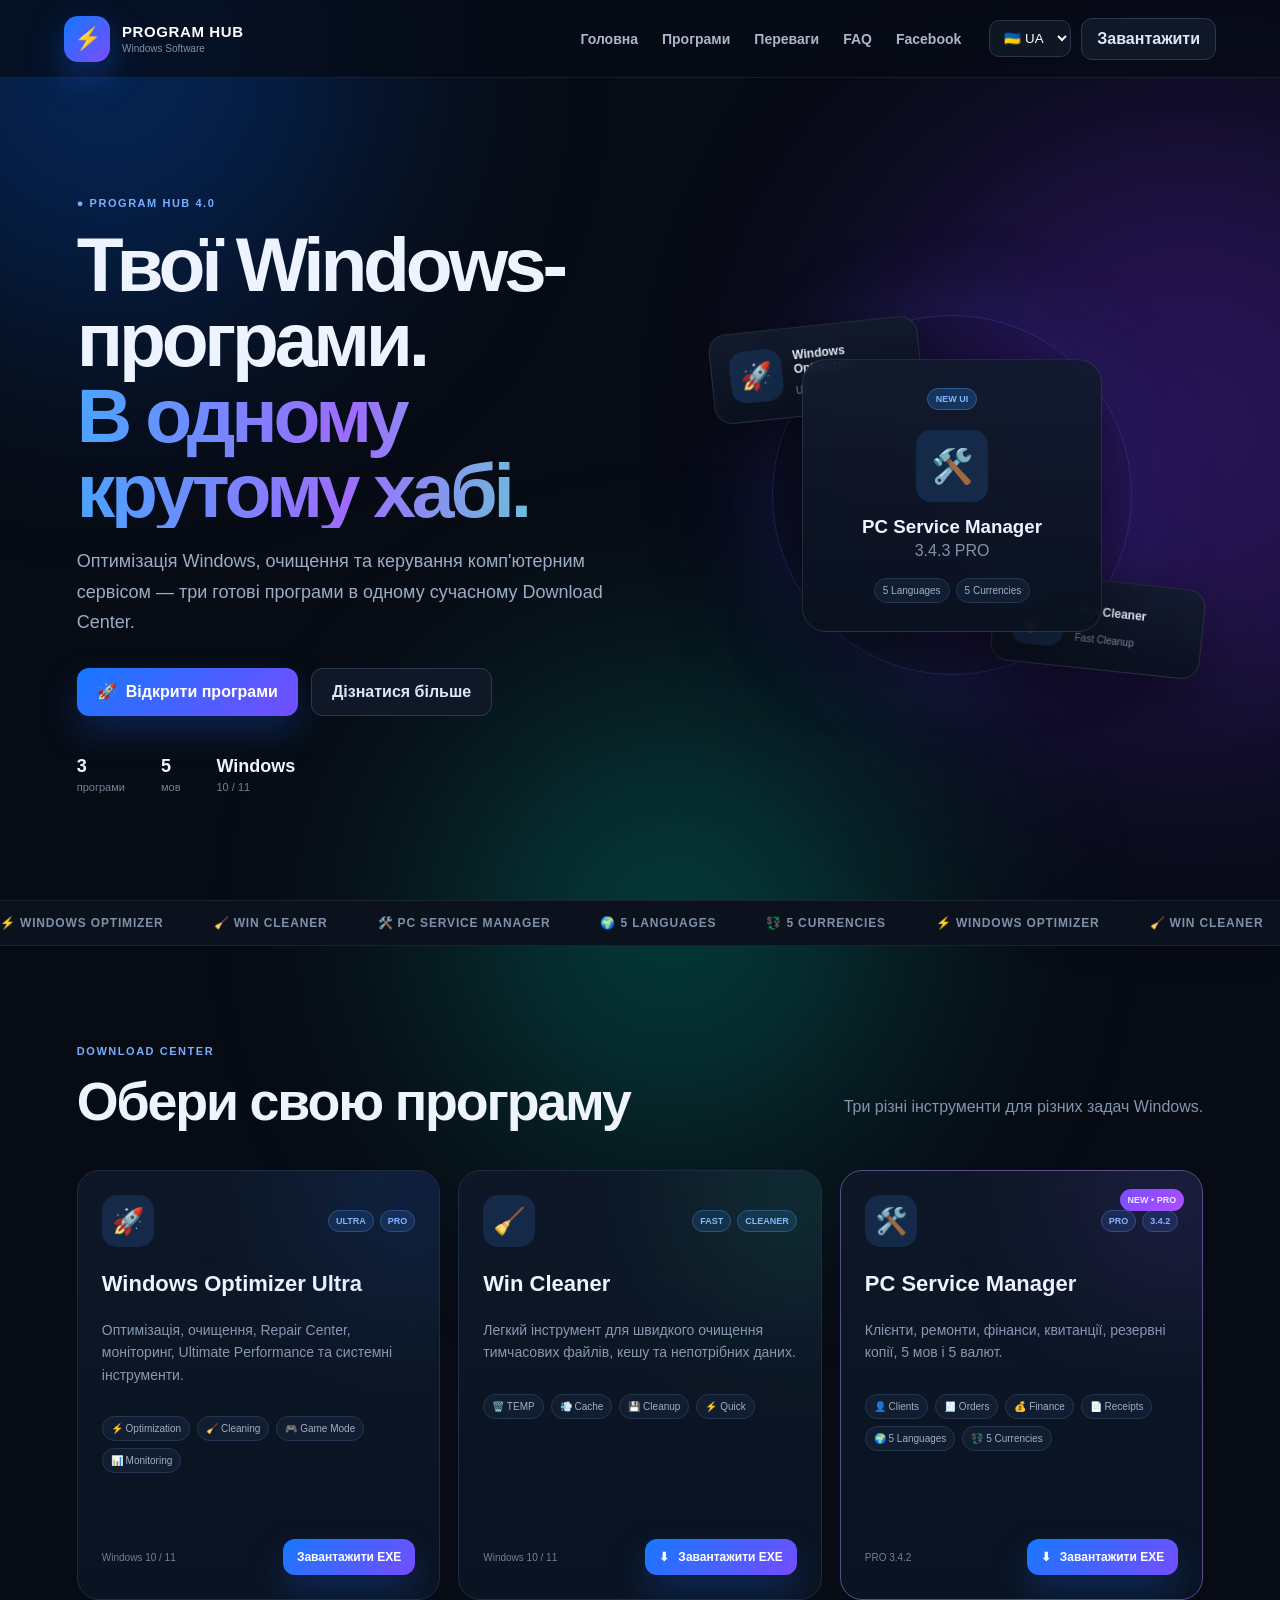
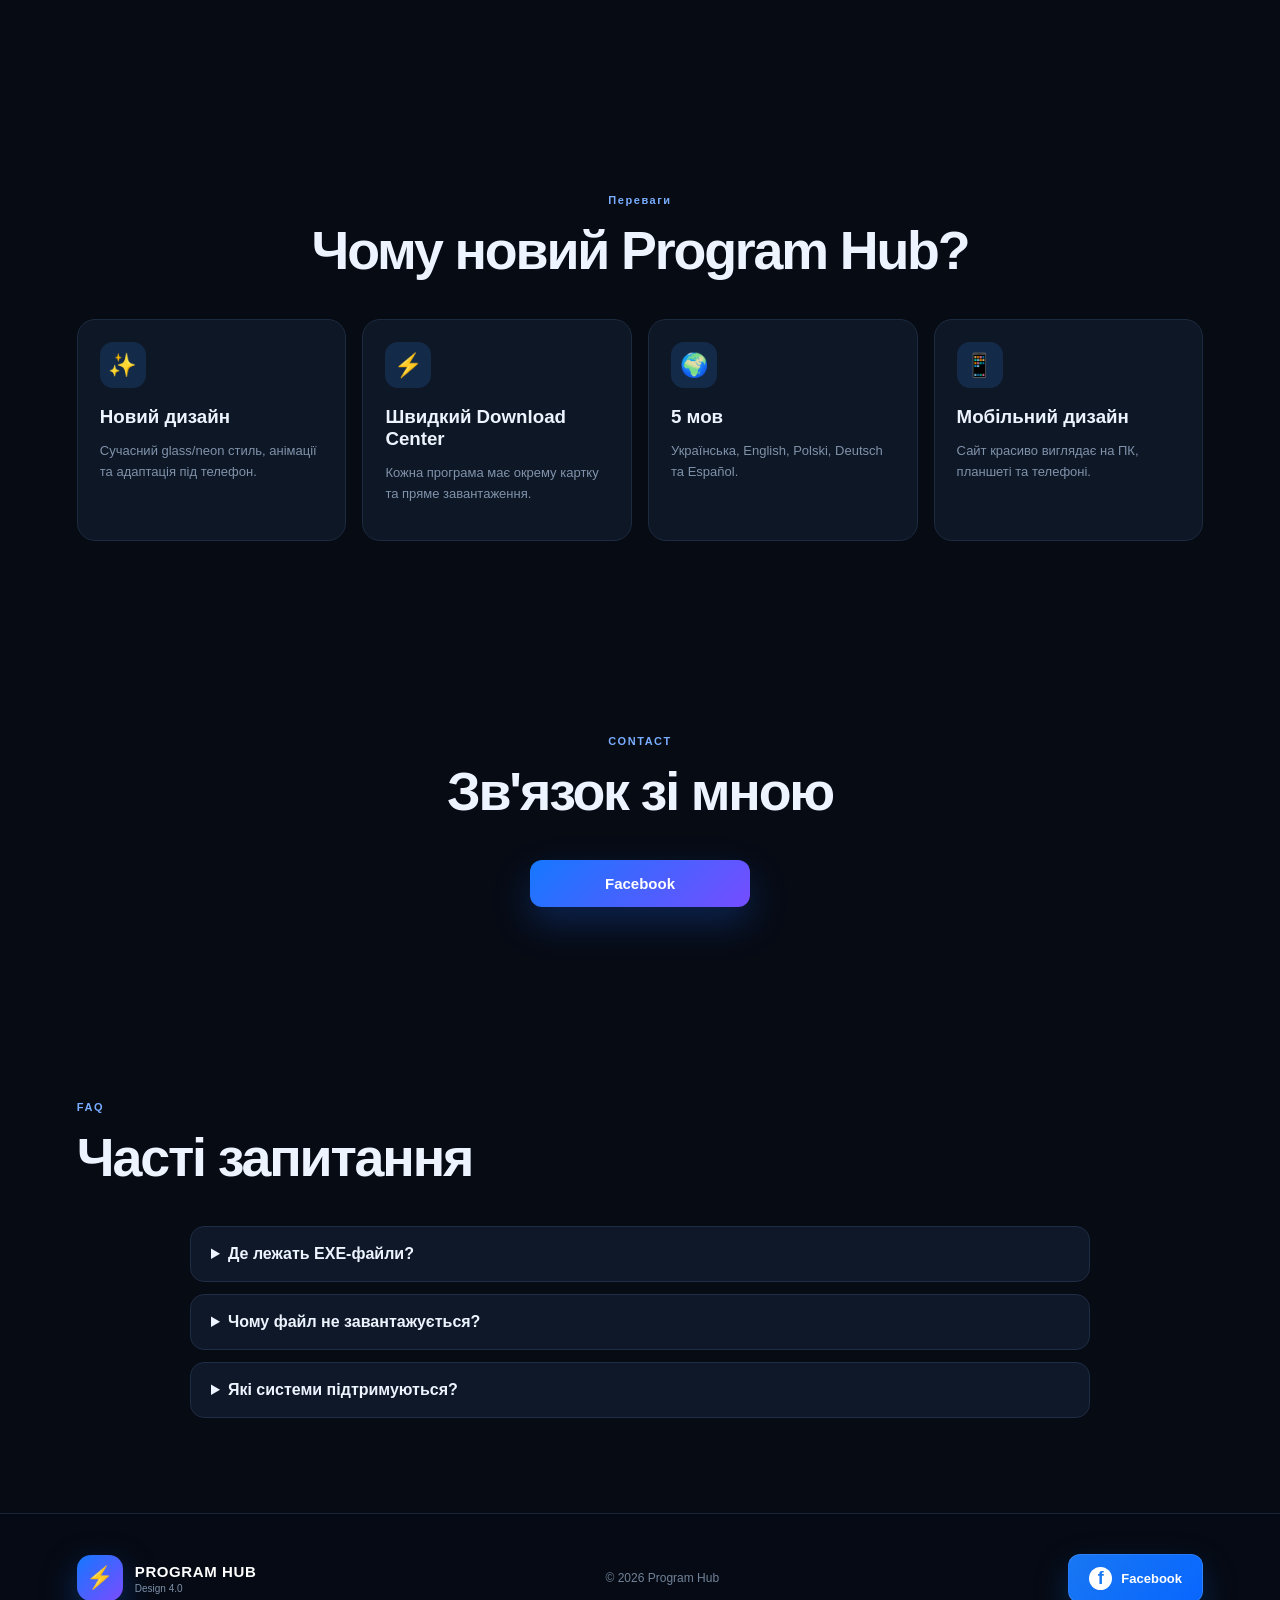
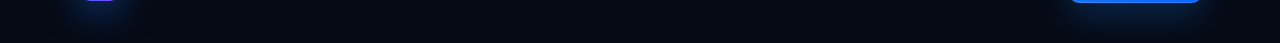
<file: index.html>
<!DOCTYPE html>
<html lang="uk">
<head>
    <meta charset="UTF-8">
    <meta name="viewport" content="width=device-width, initial-scale=1.0">
    <meta name="theme-color" content="#070b14">

    <meta
        name="description"
        content="Program Hub — Windows Optimizer Ultra, Win Cleaner та PC Service Manager."
    >

    <title>Program Hub 4.0</title>

    <link rel="stylesheet" href="style.css">
</head>

<body>

    <!-- BACKGROUND -->
    <div class="noise"></div>
    <div class="aurora aurora-1"></div>
    <div class="aurora aurora-2"></div>
    <div class="aurora aurora-3"></div>

    <!-- HEADER -->
    <header class="topbar">

        <a class="brand" href="#home">

            <div class="brand-mark">
                ⚡
            </div>

            <div>
                <strong>PROGRAM HUB</strong>

                <span data-i18n="brandSub">
                    Windows Software
                </span>
            </div>

        </a>

        <nav class="nav">

            <a href="#home" data-i18n="home">
                Головна
            </a>

            <a href="#apps" data-i18n="apps">
                Програми
            </a>

            <a href="#why" data-i18n="why">
                Переваги
            </a>

            <a href="#faq">
                FAQ
            </a>

            <a
                href="https://www.facebook.com/profile.php?id=100089226251498"
                target="_blank"
                rel="noopener noreferrer"
            >
                Facebook
            </a>

        </nav>

        <div class="top-actions">

            <select
                id="languageSelect"
                class="language-select"
                aria-label="Language"
            >
                <option value="uk">🇺🇦 UA</option>
                <option value="en">🇬🇧 EN</option>
                <option value="pl">🇵🇱 PL</option>
                <option value="de">🇩🇪 DE</option>
                <option value="es">🇪🇸 ES</option>
            </select>

            <a
                class="ghost-btn"
                href="#apps"
                data-i18n="download"
            >
                Завантажити
            </a>

        </div>

    </header>


    <main>

        <!-- HERO -->
        <section id="home" class="hero reveal">

            <div class="hero-copy">

                <div class="eyebrow">
                    ● PROGRAM HUB 4.0
                </div>

                <h1>

                    <span data-i18n="hero1">
                        Твої Windows-програми.
                    </span>

                    <span
                        class="gradient-title"
                        data-i18n="hero2"
                    >
                        В одному крутому хабі.
                    </span>

                </h1>

                <p data-i18n="heroText">
                    Оптимізація Windows, очищення та керування
                    комп'ютерним сервісом — три готові програми
                    в одному сучасному Download Center.
                </p>

                <div class="hero-actions">

                    <a
                        class="primary-btn"
                        href="#apps"
                    >
                        🚀

                        <span data-i18n="openApps">
                            Відкрити програми
                        </span>
                    </a>

                    <a
                        class="secondary-btn"
                        href="#why"
                        data-i18n="learnMore"
                    >
                        Дізнатися більше
                    </a>

                </div>

                <div class="hero-meta">

                    <div>
                        <strong>3</strong>

                        <span data-i18n="programsCount">
                            програми
                        </span>
                    </div>

                    <div>
                        <strong>5</strong>

                        <span data-i18n="langsCount">
                            мов
                        </span>
                    </div>

                    <div>
                        <strong>Windows</strong>
                        <span>10 / 11</span>
                    </div>

                </div>

            </div>


            <!-- HERO VISUAL -->
            <div class="hero-stage">

                <div class="orbital-card main-card">

                    <div class="app-badge">
                        NEW UI
                    </div>

                    <div class="app-icon xl">
                        🛠️
                    </div>

                    <h3>
                        PC Service Manager
                    </h3>

                    <p>
                        3.4.3 PRO
                    </p>

                    <div class="mini-pills">

                        <span>
                            5 Languages
                        </span>

                        <span>
                            5 Currencies
                        </span>

                    </div>

                </div>


                <div class="orbital-card small-card card-left">

                    <div class="app-icon">
                        🚀
                    </div>

                    <strong>
                        Windows Optimizer
                    </strong>

                    <span>
                        Ultra
                    </span>

                </div>


                <div class="orbital-card small-card card-right">

                    <div class="app-icon">
                        🧹
                    </div>

                    <strong>
                        Win Cleaner
                    </strong>

                    <span>
                        Fast Cleanup
                    </span>

                </div>

                <div class="glow-ring"></div>

            </div>

        </section>


        <!-- TICKER -->
        <section class="ticker">

            <div class="ticker-track">

                <span>⚡ WINDOWS OPTIMIZER</span>
                <span>🧹 WIN CLEANER</span>
                <span>🛠️ PC SERVICE MANAGER</span>
                <span>🌍 5 LANGUAGES</span>
                <span>💱 5 CURRENCIES</span>

                <span>⚡ WINDOWS OPTIMIZER</span>
                <span>🧹 WIN CLEANER</span>
                <span>🛠️ PC SERVICE MANAGER</span>

            </div>

        </section>


        <!-- PROGRAMS -->
        <section id="apps" class="section reveal">

            <div class="section-head">

                <div>

                    <span
                        class="eyebrow"
                        data-i18n="downloadCenter"
                    >
                        DOWNLOAD CENTER
                    </span>

                    <h2 data-i18n="chooseApp">
                        Обери свою програму
                    </h2>

                </div>

                <p data-i18n="appsIntro">
                    Три різні інструменти
                    для різних задач Windows.
                </p>

            </div>


            <div class="app-grid">


                <!-- WINDOWS OPTIMIZER -->
                <article class="app-card optimizer-card">

                    <div class="card-glow"></div>

                    <div class="card-header">

                        <div class="app-icon">
                            🚀
                        </div>

                        <div class="badges">

                            <span>
                                ULTRA
                            </span>

                            <span>
                                PRO
                            </span>

                        </div>

                    </div>

                    <h3>
                        Windows Optimizer Ultra
                    </h3>

                    <p data-i18n="optimizerText">
                        Оптимізація, очищення,
                        Repair Center, моніторинг,
                        Ultimate Performance
                        та системні інструменти.
                    </p>

                    <div class="feature-pills">

                        <span>
                            ⚡ Optimization
                        </span>

                        <span>
                            🧹 Cleaning
                        </span>

                        <span>
                            🎮 Game Mode
                        </span>

                        <span>
                            📊 Monitoring
                        </span>

                    </div>

                    <div class="card-footer">

                        <span>
                            Windows 10 / 11
                        </span>

                        <!--
                            ВАЖЛИВО:
                            якщо EXE називається інакше,
                            зміни href нижче.
                        -->

                 <a
    href="./Windows_Optimizer_Ultra_6_2_1.exe"
    class="download-btn"
    download="Windows_Optimizer_Ultra_6_2_1.exe"
>

                            <span data-i18n="downloadExe">
                                Завантажити EXE
                            </span>
                        </a>

                    </div>

                </article>


                <!-- WIN CLEANER -->
                <article class="app-card cleaner-card">

                    <div class="card-glow"></div>

                    <div class="card-header">

                        <div class="app-icon">
                            🧹
                        </div>

                        <div class="badges">

                            <span>
                                FAST
                            </span>

                            <span>
                                CLEANER
                            </span>

                        </div>

                    </div>

                    <h3>
                        Win Cleaner
                    </h3>

                    <p data-i18n="cleanerText">
                        Легкий інструмент для
                        швидкого очищення тимчасових
                        файлів, кешу та непотрібних даних.
                    </p>

                    <div class="feature-pills">

                        <span>
                            🗑️ TEMP
                        </span>

                        <span>
                            💨 Cache
                        </span>

                        <span>
                            💾 Cleanup
                        </span>

                        <span>
                            ⚡ Quick
                        </span>

                    </div>

                    <div class="card-footer">

                        <span>
                            Windows 10 / 11
                        </span>

                        <a
                            href="win_cleaner.exe"
                            class="download-btn"
                            download
                        >
                            ⬇

                            <span data-i18n="downloadExe">
                                Завантажити EXE
                            </span>
                        </a>

                    </div>

                </article>


                <!-- PC SERVICE MANAGER -->
                <article class="app-card service-card featured">

                    <div class="featured-ribbon">
                        NEW • PRO
                    </div>

                    <div class="card-glow"></div>

                    <div class="card-header">

                        <div class="app-icon">
                            🛠️
                        </div>

                        <div class="badges">

                            <span>
                                PRO
                            </span>

                            <span>
                                3.4.2
                            </span>

                        </div>

                    </div>

                    <h3>
                        PC Service Manager
                    </h3>

                    <p data-i18n="serviceText">
                        Клієнти, ремонти, фінанси,
                        квитанції, резервні копії,
                        5 мов і 5 валют.
                    </p>

                    <div class="feature-pills">

                        <span>
                            👤 Clients
                        </span>

                        <span>
                            🧾 Orders
                        </span>

                        <span>
                            💰 Finance
                        </span>

                        <span>
                            📄 Receipts
                        </span>

                        <span>
                            🌍 5 Languages
                        </span>

                        <span>
                            💱 5 Currencies
                        </span>

                    </div>

                    <div class="card-footer">

                        <span>
                            PRO 3.4.2
                        </span>

                        <a
                            href="./PC_Service_Manager_3.4.2_PRO.exe"
                            class="download-btn"
                            download="PC_Service_Manager_3.4.2_PRO.exe"
                        >
                            ⬇

                            <span data-i18n="downloadExe">
                                Завантажити EXE
                            </span>
                        </a>

                    </div>

                </article>

            </div>

        </section>


        <!-- WHY -->
        <section id="why" class="section reveal">

            <div class="section-head centered">

                <div>

                    <span
                        class="eyebrow"
                        data-i18n="why"
                    >
                        ПЕРЕВАГИ
                    </span>

                    <h2 data-i18n="whyTitle">
                        Чому новий Program Hub?
                    </h2>

                </div>

            </div>


            <div class="why-grid">

                <article>

                    <div class="why-icon">
                        ✨
                    </div>

                    <h3 data-i18n="w1">
                        Новий дизайн
                    </h3>

                    <p data-i18n="w1t">
                        Сучасний glass/neon стиль,
                        анімації та адаптація під телефон.
                    </p>

                </article>


                <article>

                    <div class="why-icon">
                        ⚡
                    </div>

                    <h3 data-i18n="w2">
                        Швидкий Download Center
                    </h3>

                    <p data-i18n="w2t">
                        Кожна програма має окрему
                        картку та пряме завантаження.
                    </p>

                </article>


                <article>

                    <div class="why-icon">
                        🌍
                    </div>

                    <h3 data-i18n="w3">
                        5 мов
                    </h3>

                    <p data-i18n="w3t">
                        Українська, English,
                        Polski, Deutsch та Español.
                    </p>

                </article>


                <article>

                    <div class="why-icon">
                        📱
                    </div>

                    <h3 data-i18n="w4">
                        Мобільний дизайн
                    </h3>

                    <p data-i18n="w4t">
                        Сайт красиво виглядає
                        на ПК, планшеті та телефоні.
                    </p>

                </article>

            </div>

        </section>


        <!-- CONTACT / FACEBOOK -->
        <section id="contact" class="section reveal">

            <div class="section-head centered">

                <div>

                    <span class="eyebrow">
                        CONTACT
                    </span>

                    <h2>
                        Зв'язок зі мною
                    </h2>

                </div>

            </div>


            <div style="text-align:center;">

                <a
                    href="https://www.facebook.com/profile.php?id=100089226251498"
                    target="_blank"
                    rel="noopener noreferrer"
                    class="primary-btn"
                >
                    Facebook
                </a>

            </div>

        </section>


        <!-- FAQ -->
        <section id="faq" class="section reveal">

            <div class="section-head">

                <div>

                    <span class="eyebrow">
                        FAQ
                    </span>

                    <h2 data-i18n="faqTitle">
                        Часті запитання
                    </h2>

                </div>

            </div>


            <div class="faq-list">

                <details>

                    <summary data-i18n="q1">
                        Де лежать EXE-файли?
                    </summary>

                    <p data-i18n="a1">
                        Поруч із index.html
                        у корені GitHub Pages.
                    </p>

                </details>


                <details>

                    <summary data-i18n="q2">
                        Чому файл не завантажується?
                    </summary>

                    <p data-i18n="a2">
                        Перевір точну назву файла
                        в GitHub і значення href
                        у кнопці.
                    </p>

                </details>


                <details>

                    <summary data-i18n="q3">
                        Які системи підтримуються?
                    </summary>

                    <p data-i18n="a3">
                        Windows 10 та Windows 11.
                    </p>

                </details>

            </div>

        </section>

    </main>


    <!-- FOOTER -->
    <footer>

        <div class="brand">

            <div class="brand-mark">
                ⚡
            </div>

            <div>

                <strong>
                    PROGRAM HUB
                </strong>

                <span>
                    Design 4.0
                </span>

            </div>

        </div>


        <p>
            © 2026 Program Hub
        </p>


        <a
            href="https://www.facebook.com/profile.php?id=100089226251498"
            target="_blank"
            rel="noopener noreferrer"
            class="facebook-btn"
        >
            Facebook
        </a>

    </footer>


    <script src="script.js"></script>

</body>
</html>
</file>
<file: style.css>
/* =========================================================
   PROGRAM HUB 4.0
   FULL STYLE.CSS
   ========================================================= */

* {
    box-sizing: border-box;
}

html {
    scroll-behavior: smooth;
}

body {
    margin: 0;
    background: #070b14;
    color: #eef4ff;
    font-family: Inter, "Segoe UI", Arial, sans-serif;
    overflow-x: hidden;
}

/* =========================================================
   BACKGROUND
   ========================================================= */

.noise {
    position: fixed;
    inset: 0;
    pointer-events: none;
    z-index: -2;

    background-image:
        radial-gradient(
            rgba(255, 255, 255, 0.035) 1px,
            transparent 1px
        );

    background-size: 4px 4px;
    opacity: 0.22;
}

.aurora {
    position: fixed;
    border-radius: 50%;
    filter: blur(130px);
    opacity: 0.28;
    z-index: -3;
    pointer-events: none;
}

.aurora-1 {
    width: 520px;
    height: 520px;
    background: #006aff;
    top: -190px;
    left: -150px;
}

.aurora-2 {
    width: 620px;
    height: 620px;
    background: #7b2cff;
    right: -220px;
    top: 120px;
}

.aurora-3 {
    width: 450px;
    height: 450px;
    background: #00c6a7;
    left: 35%;
    bottom: -250px;
}

/* =========================================================
   HEADER
   ========================================================= */

.topbar {
    height: 78px;

    position: sticky;
    top: 0;
    z-index: 50;

    display: flex;
    align-items: center;
    gap: 28px;

    padding: 0 5vw;

    background: rgba(7, 11, 20, 0.7);
    backdrop-filter: blur(20px);

    border-bottom: 1px solid rgba(255, 255, 255, 0.08);

    transition: 0.2s;
}

.topbar.scrolled {
    box-shadow: 0 16px 40px rgba(0, 0, 0, 0.3);
}

/* =========================================================
   LOGO
   ========================================================= */

.brand {
    display: flex;
    align-items: center;
    gap: 12px;

    color: #fff;
    text-decoration: none;
}

.brand-mark {
    width: 46px;
    height: 46px;

    border-radius: 14px;

    display: grid;
    place-items: center;

    background:
        linear-gradient(
            135deg,
            #1477ff,
            #7b4cff
        );

    box-shadow:
        0 14px 36px rgba(22, 112, 255, 0.35);

    font-size: 22px;
}

.brand strong,
.brand span {
    display: block;
}

.brand strong {
    font-size: 15px;
    letter-spacing: 0.04em;
}

.brand span {
    font-size: 10px;
    color: #7f91a9;
    margin-top: 3px;
}

/* =========================================================
   NAVIGATION
   ========================================================= */

.nav {
    margin-left: auto;

    display: flex;
    align-items: center;

    gap: 24px;
}

.nav a {
    position: relative;

    color: #aab7ca;

    text-decoration: none;

    font-size: 14px;
    font-weight: 700;

    transition: 0.2s;
}

.nav a::after {
    content: "";

    position: absolute;

    left: 0;
    right: 0;
    bottom: -8px;

    height: 2px;

    background:
        linear-gradient(
            90deg,
            #1678ff,
            #754dff
        );

    transform: scaleX(0);

    transition: transform 0.2s;
}

.nav a:hover {
    color: #fff;
}

.nav a:hover::after {
    transform: scaleX(1);
}

/* =========================================================
   TOP ACTIONS
   ========================================================= */

.top-actions {
    display: flex;
    align-items: center;
    gap: 10px;
}

.language-select {
    background: #101724;
    color: #fff;

    border: 1px solid #29364b;
    border-radius: 10px;

    padding: 9px 10px;

    outline: none;

    cursor: pointer;
}

.language-select:hover {
    border-color: #41618e;
}

.ghost-btn,
.secondary-btn {
    border: 1px solid #2a3951;

    background: #101827;
    color: #dbe8fb;

    text-decoration: none;

    border-radius: 11px;

    padding: 11px 15px;

    font-weight: 800;

    transition: 0.2s;
}

.ghost-btn:hover,
.secondary-btn:hover {
    background: #162238;
    border-color: #3c5679;

    transform: translateY(-2px);
}

/* =========================================================
   HERO
   ========================================================= */

.hero {
    min-height: calc(100vh - 78px);

    display: grid;

    grid-template-columns:
        1.04fr
        0.96fr;

    gap: 80px;

    align-items: center;

    padding:
        82px
        6vw
        70px;
}

.eyebrow {
    font-size: 11px;
    font-weight: 900;

    letter-spacing: 0.14em;

    color: #78adff;
}

.hero h1 {
    font-size: clamp(
        48px,
        6vw,
        86px
    );

    line-height: 0.98;

    letter-spacing: -0.055em;

    margin: 18px 0;
}

.hero h1 span {
    display: block;
}

.gradient-title {
    background:
        linear-gradient(
            90deg,
            #4ba4ff,
            #9d6cff,
            #55e7c8
        );

    background-clip: text;
    -webkit-background-clip: text;

    color: transparent;
}

.hero-copy > p {
    max-width: 720px;

    color: #9badc5;

    font-size: 18px;
    line-height: 1.7;
}

/* =========================================================
   HERO BUTTONS
   ========================================================= */

.hero-actions {
    display: flex;

    gap: 13px;

    flex-wrap: wrap;

    margin-top: 30px;
}

.primary-btn,
.download-btn {
    display: inline-flex;

    align-items: center;
    justify-content: center;

    gap: 9px;

    text-decoration: none;

    color: #fff;

    font-weight: 850;

    background:
        linear-gradient(
            135deg,
            #1678ff,
            #754dff
        );

    border-radius: 12px;

    padding: 14px 20px;

    box-shadow:
        0 16px 36px rgba(28, 108, 255, 0.25);

    transition:
        transform 0.2s,
        box-shadow 0.2s,
        filter 0.2s;
}

.primary-btn:hover,
.download-btn:hover {
    transform: translateY(-2px);

    box-shadow:
        0 18px 42px rgba(28, 108, 255, 0.38);

    filter: brightness(1.08);
}

.primary-btn:active,
.download-btn:active {
    transform: translateY(0);
}

.secondary-btn {
    padding: 14px 20px;
}

/* =========================================================
   HERO META
   ========================================================= */

.hero-meta {
    display: flex;

    gap: 36px;

    margin-top: 40px;
}

.hero-meta div {
    display: flex;

    flex-direction: column;

    gap: 4px;
}

.hero-meta strong {
    font-size: 18px;
}

.hero-meta span {
    font-size: 11px;

    color: #71839b;
}

/* =========================================================
   HERO VISUAL
   ========================================================= */

.hero-stage {
    position: relative;

    height: 520px;

    display: grid;

    place-items: center;
}

.glow-ring {
    position: absolute;

    width: 360px;
    height: 360px;

    border-radius: 50%;

    border:
        1px solid rgba(105, 137, 255, 0.22);

    box-shadow:
        0 0 100px rgba(75, 88, 255, 0.18),
        inset 0 0 70px rgba(78, 84, 255, 0.08);

    animation:
        ringPulse 4s ease-in-out infinite;
}

@keyframes ringPulse {

    0%,
    100% {
        transform: scale(1);
        opacity: 0.75;
    }

    50% {
        transform: scale(1.05);
        opacity: 1;
    }
}

/* =========================================================
   ORBITAL CARDS
   ========================================================= */

.orbital-card {
    position: absolute;

    background:
        linear-gradient(
            180deg,
            rgba(18, 27, 45, 0.92),
            rgba(10, 17, 30, 0.95)
        );

    border:
        1px solid rgba(255, 255, 255, 0.1);

    backdrop-filter: blur(18px);

    box-shadow:
        0 28px 70px rgba(0, 0, 0, 0.42);
}

.main-card {
    z-index: 3;

    width: 300px;

    padding: 28px;

    border-radius: 24px;

    text-align: center;

    animation:
        floatMain 5s ease-in-out infinite;
}

@keyframes floatMain {

    0%,
    100% {
        transform: translateY(0);
    }

    50% {
        transform: translateY(-10px);
    }
}

.app-badge {
    display: inline-block;

    background: #17345e;
    color: #82b4ff;

    border: 1px solid #31598c;

    font-size: 9px;
    font-weight: 900;

    padding: 5px 8px;

    border-radius: 999px;
}

/* =========================================================
   APP ICON
   ========================================================= */

.app-icon {
    width: 52px;
    height: 52px;

    border-radius: 15px;

    display: grid;

    place-items: center;

    background: #142a48;

    font-size: 26px;
}

.app-icon.xl {
    width: 72px;
    height: 72px;

    margin:
        20px
        auto
        14px;

    font-size: 34px;
}

.main-card h3 {
    margin: 0 0 4px;
}

.main-card p {
    margin: 0;

    color: #8192aa;
}

/* =========================================================
   PILLS
   ========================================================= */

.mini-pills {
    display: flex;

    gap: 6px;

    justify-content: center;

    flex-wrap: wrap;

    margin-top: 18px;
}

.mini-pills span,
.feature-pills span {
    font-size: 10px;

    color: #9db0c9;

    background: #111d30;

    border:
        1px solid #243650;

    padding: 6px 8px;

    border-radius: 999px;
}

/* =========================================================
   SMALL HERO CARDS
   ========================================================= */

.small-card {
    z-index: 2;

    width: 210px;

    padding: 18px;

    border-radius: 18px;

    display: grid;

    grid-template-columns:
        auto
        1fr;

    gap:
        4px
        12px;

    align-items: center;
}

.small-card .app-icon {
    grid-row: 1 / 3;
}

.small-card strong {
    font-size: 12px;
}

.small-card span {
    font-size: 10px;

    color: #8192a8;
}

.card-left {
    left: 2%;
    top: 90px;

    transform: rotate(-6deg);
}

.card-right {
    right: 0;
    bottom: 85px;

    transform: rotate(6deg);
}

/* =========================================================
   TICKER
   ========================================================= */

.ticker {
    overflow: hidden;

    border-top:
        1px solid rgba(255, 255, 255, 0.07);

    border-bottom:
        1px solid rgba(255, 255, 255, 0.07);

    background: #0b111d;
}

.ticker-track {
    display: flex;

    gap: 50px;

    width: max-content;

    padding: 15px 0;

    animation:
        ticker 24s linear infinite;

    color: #7f90a8;

    font-size: 12px;
    font-weight: 800;

    letter-spacing: 0.07em;
}

@keyframes ticker {

    to {
        transform: translateX(-50%);
    }

}

/* =========================================================
   SECTIONS
   ========================================================= */

.section {
    padding:
        95px
        6vw;
}

.section-head {
    display: flex;

    justify-content: space-between;

    gap: 30px;

    align-items: end;

    margin-bottom: 38px;
}

.section-head.centered {
    justify-content: center;

    text-align: center;
}

.section-head h2 {
    font-size:
        clamp(
            36px,
            4.2vw,
            54px
        );

    letter-spacing: -0.04em;

    margin: 11px 0 0;
}

.section-head p {
    max-width: 440px;

    color: #8395ad;
}

/* =========================================================
   APP GRID
   ========================================================= */

.app-grid {
    display: grid;

    grid-template-columns:
        repeat(3, 1fr);

    gap: 18px;
}

.app-card {
    position: relative;

    overflow: hidden;

    background:
        linear-gradient(
            180deg,
            #0e1727,
            #0a1321
        );

    border:
        1px solid #1d2c42;

    border-radius: 22px;

    padding: 24px;

    min-height: 430px;

    display: flex;

    flex-direction: column;

    transition:
        transform 0.25s,
        border-color 0.25s,
        box-shadow 0.25s;
}

.app-card:hover {
    transform: translateY(-6px);

    border-color: #365a88;

    box-shadow:
        0 28px 65px rgba(0, 0, 0, 0.28);
}

/* =========================================================
   CARD GLOW
   ========================================================= */

.card-glow {
    position: absolute;

    width: 190px;
    height: 190px;

    border-radius: 50%;

    filter: blur(80px);

    opacity: 0.18;

    right: -70px;
    top: -70px;

    background: #247cff;

    pointer-events: none;
}

.cleaner-card .card-glow {
    background: #29d99b;
}

.service-card .card-glow {
    background: #8a55ff;
}

.featured {
    border-color: #5a4d8d;
}

.featured-ribbon {
    position: absolute;

    right: 18px;
    top: 18px;

    background:
        linear-gradient(
            135deg,
            #7b4cff,
            #b14dff
        );

    font-size: 9px;

    font-weight: 900;

    padding: 6px 8px;

    border-radius: 999px;
}

/* =========================================================
   CARD HEADER
   ========================================================= */

.card-header {
    display: flex;

    justify-content: space-between;

    align-items: center;
}

.badges {
    display: flex;

    gap: 6px;
}

.badges span {
    font-size: 9px;

    font-weight: 900;

    color: #8db7ff;

    background: #142846;

    border:
        1px solid #294c7d;

    padding: 5px 7px;

    border-radius: 999px;
}

/* =========================================================
   APP CARD CONTENT
   ========================================================= */

.app-card h3 {
    font-size: 22px;

    margin:
        24px
        0
        8px;
}

.app-card > p {
    color: #8798b0;

    line-height: 1.6;

    font-size: 14px;
}

.feature-pills {
    display: flex;

    gap: 7px;

    flex-wrap: wrap;

    margin-top: 16px;
}

/* =========================================================
   CARD FOOTER
   ========================================================= */

.card-footer {
    display: flex;

    justify-content: space-between;

    align-items: center;

    gap: 12px;

    margin-top: auto;

    padding-top: 24px;
}

.card-footer > span {
    font-size: 10px;

    color: #6f8198;
}

.download-btn {
    padding: 11px 14px;

    font-size: 12px;
}

/* =========================================================
   WHY SECTION
   ========================================================= */

.why-grid {
    display: grid;

    grid-template-columns:
        repeat(4, 1fr);

    gap: 16px;
}

.why-grid article {
    background: #0d1726;

    border:
        1px solid #1d2b40;

    border-radius: 18px;

    padding: 22px;

    transition:
        transform 0.25s,
        border-color 0.25s,
        box-shadow 0.25s;
}

.why-grid article:hover {
    transform: translateY(-5px);

    border-color: #35557f;

    box-shadow:
        0 20px 50px rgba(0, 0, 0, 0.2);
}

.why-icon {
    width: 46px;
    height: 46px;

    border-radius: 13px;

    background: #142a49;

    display: grid;

    place-items: center;

    font-size: 23px;
}

.why-grid h3 {
    margin:
        18px
        0
        8px;
}

.why-grid p {
    color: #8092aa;

    font-size: 13px;

    line-height: 1.6;
}

/* =========================================================
   CONTACT
   ========================================================= */

#contact {
    text-align: center;
}

#contact .section-head {
    justify-content: center;
}

#contact .primary-btn {
    min-width: 220px;

    font-size: 15px;

    padding:
        15px
        25px;
}

/* =========================================================
   FACEBOOK BUTTON
   ========================================================= */

.facebook-btn {
    display: inline-flex;

    align-items: center;
    justify-content: center;

    gap: 9px;

    padding:
        12px
        20px;

    color: #fff;

    text-decoration: none;

    font-size: 13px;

    font-weight: 850;

    background:
        linear-gradient(
            135deg,
            #1877f2,
            #0866ff
        );

    border:
        1px solid rgba(255, 255, 255, 0.12);

    border-radius: 12px;

    box-shadow:
        0 14px 35px rgba(24, 119, 242, 0.25);

    transition:
        transform 0.2s,
        box-shadow 0.2s,
        filter 0.2s;
}

.facebook-btn::before {
    content: "f";

    width: 23px;
    height: 23px;

    display: grid;
    place-items: center;

    border-radius: 50%;

    background: #fff;

    color: #1877f2;

    font-family: Arial, sans-serif;

    font-size: 18px;
    font-weight: 900;
}

.facebook-btn:hover {
    transform: translateY(-3px);

    filter: brightness(1.12);

    box-shadow:
        0 18px 45px rgba(24, 119, 242, 0.4);
}

.facebook-btn:active {
    transform: translateY(0);
}

/* =========================================================
   FAQ
   ========================================================= */

.faq-list {
    display: grid;

    gap: 12px;

    max-width: 900px;

    margin: 0 auto;
}

.faq-list details {
    background: #0e1828;

    border:
        1px solid #1d2d43;

    border-radius: 14px;

    padding:
        18px
        20px;

    transition:
        border-color 0.2s,
        background 0.2s;
}

.faq-list details:hover {
    border-color: #34537d;

    background: #101c2e;
}

.faq-list details[open] {
    border-color: #41679b;
}

.faq-list summary {
    cursor: pointer;

    font-weight: 800;

    user-select: none;
}

.faq-list p {
    color: #8293aa;

    line-height: 1.6;
}

/* =========================================================
   FOOTER
   ========================================================= */

footer {
    display: flex;

    justify-content: space-between;

    align-items: center;

    gap: 20px;

    padding:
        40px
        6vw;

    border-top:
        1px solid #17243a;

    color: #71839a;

    background:
        rgba(7, 11, 20, 0.55);
}

footer p {
    margin: 0;

    font-size: 12px;
}

footer .facebook-btn {
    min-width: 135px;
}

/* =========================================================
   REVEAL ANIMATION
   ========================================================= */

.reveal {
    opacity: 0;

    transform:
        translateY(24px);

    transition:
        opacity 0.7s,
        transform 0.7s;
}

.reveal.visible {
    opacity: 1;

    transform: none;
}

/* =========================================================
   SCROLLBAR
   ========================================================= */

::-webkit-scrollbar {
    width: 10px;
}

::-webkit-scrollbar-track {
    background: #070b14;
}

::-webkit-scrollbar-thumb {
    background:
        linear-gradient(
            #1678ff,
            #754dff
        );

    border-radius: 20px;

    border:
        2px solid #070b14;
}

::-webkit-scrollbar-thumb:hover {
    background:
        linear-gradient(
            #4594ff,
            #916fff
        );
}

/* =========================================================
   TEXT SELECTION
   ========================================================= */

::selection {
    background: #246bd8;

    color: #fff;
}

/* =========================================================
   TABLET
   ========================================================= */

@media (max-width: 1050px) {

    .nav {
        display: none;
    }

    .hero {
        grid-template-columns: 1fr;

        gap: 20px;
    }

    .hero-stage {
        height: 460px;
    }

    .app-grid {
        grid-template-columns:
            1fr
            1fr;
    }

    .service-card {
        grid-column:
            1 / -1;
    }

    .why-grid {
        grid-template-columns:
            1fr
            1fr;
    }
}

/* =========================================================
   MOBILE
   ========================================================= */

@media (max-width: 680px) {

    .topbar {
        padding:
            0
            18px;

        gap: 12px;
    }

    .brand strong {
        font-size: 12px;
    }

    .brand span {
        display: none;
    }

    .brand-mark {
        width: 40px;
        height: 40px;

        border-radius: 12px;
    }

    .ghost-btn {
        display: none;
    }

    .language-select {
        padding:
            8px
            7px;
    }

    .hero,
    .section {
        padding-left: 20px;
        padding-right: 20px;
    }

    .hero {
        padding-top: 55px;
    }

    .hero h1 {
        font-size: 48px;
    }

    .hero-copy > p {
        font-size: 16px;
    }

    .hero-actions {
        flex-direction: column;
    }

    .hero-actions .primary-btn,
    .hero-actions .secondary-btn {
        width: 100%;

        text-align: center;
    }

    .hero-meta {
        gap: 18px;

        flex-wrap: wrap;
    }

    .hero-stage {
        height: 400px;
    }

    .main-card {
        width: 245px;
    }

    .small-card {
        width: 170px;
    }

    .card-left {
        left: -10px;
    }

    .card-right {
        right: -10px;
    }

    .glow-ring {
        width: 290px;
        height: 290px;
    }

    .app-grid,
    .why-grid {
        grid-template-columns: 1fr;
    }

    .service-card {
        grid-column: auto;
    }

    .section {
        padding-top: 70px;
        padding-bottom: 70px;
    }

    .section-head {
        display: block;
    }

    .section-head p {
        margin-top: 12px;
    }

    .section-head h2 {
        font-size: 36px;
    }

    .card-footer {
        align-items: flex-start;

        flex-direction: column;
    }

    .download-btn {
        width: 100%;
    }

    #contact .primary-btn {
        width: 100%;
    }

    footer {
        flex-direction: column;

        gap: 20px;

        align-items: flex-start;

        padding:
            35px
            20px;
    }

    footer .facebook-btn {
        width: 100%;
    }
}

/* =========================================================
   VERY SMALL PHONES
   ========================================================= */

@media (max-width: 420px) {

    .hero h1 {
        font-size: 39px;
    }

    .hero-stage {
        height: 360px;
    }

    .main-card {
        width: 220px;

        padding: 22px;
    }

    .small-card {
        width: 150px;

        padding: 13px;
    }

    .small-card strong {
        font-size: 10px;
    }

    .card-left {
        top: 45px;
    }

    .card-right {
        bottom: 45px;
    }

    .app-card {
        padding: 20px;
    }

    .hero-meta strong {
        font-size: 16px;
    }
}
</file>
